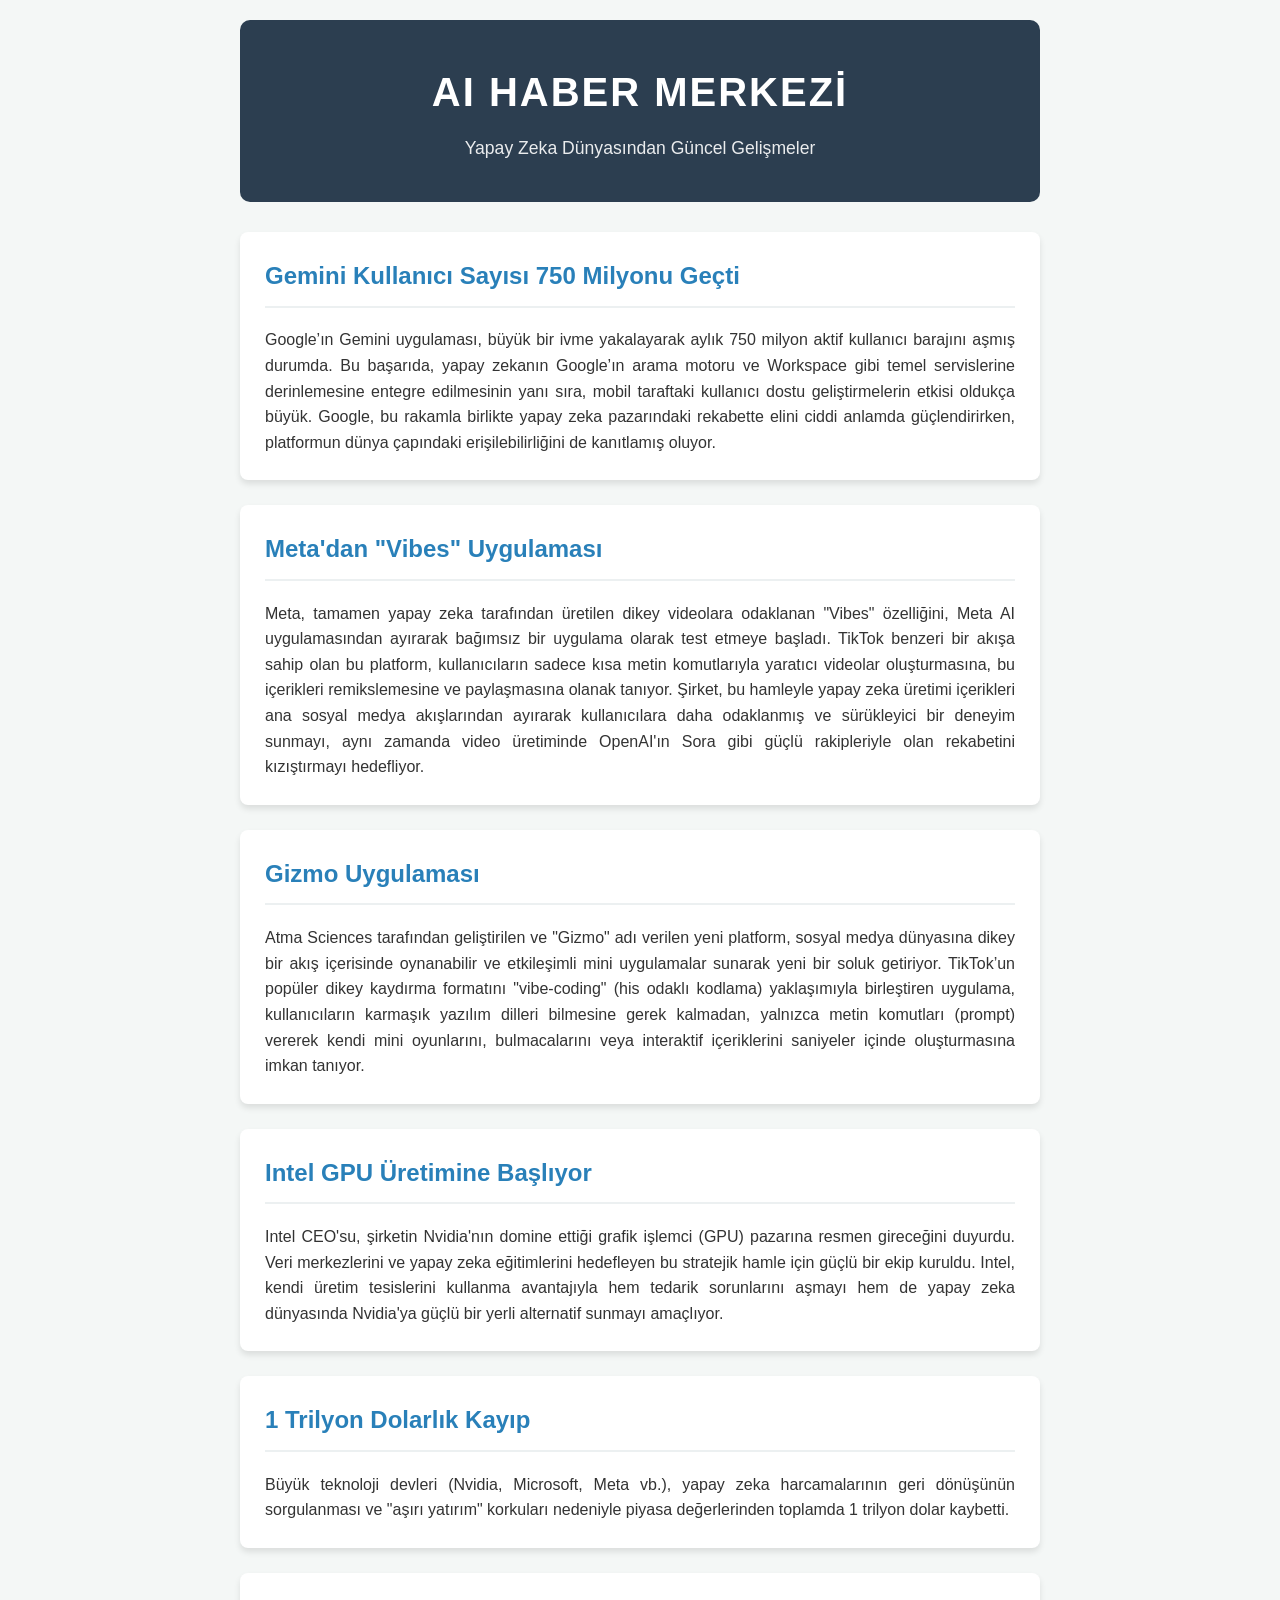
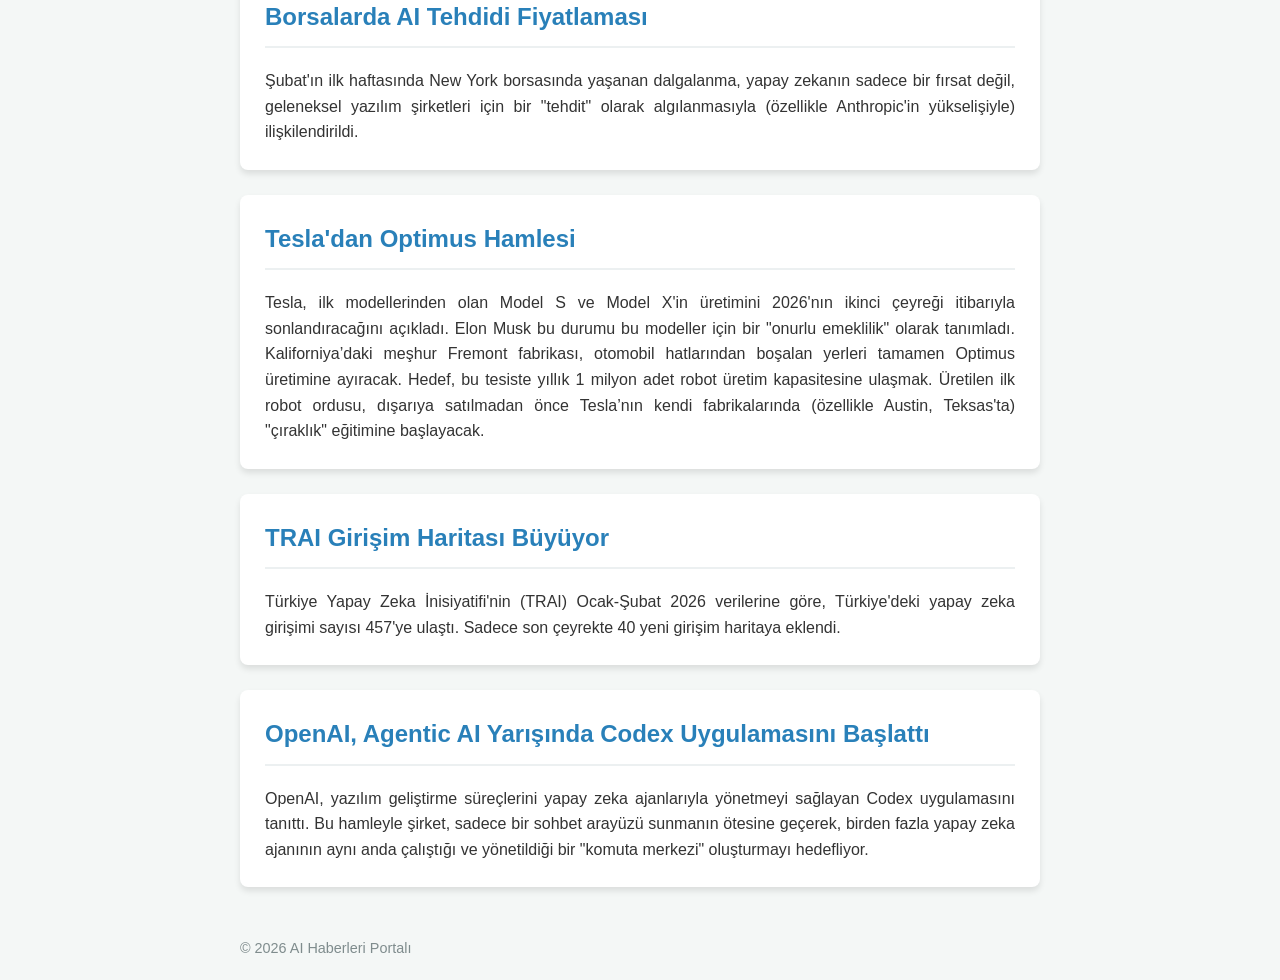
<file: index.html>
<!DOCTYPE html>
<html lang="tr">
<head>
    <meta charset="UTF-8">
    <meta name="viewport" content="width=device-width, initial-scale=1.0">
    <title>Yapay Zeka Haberleri</title>
    <style>
        body {
            font-family: 'Segoe UI', Tahoma, Geneva, Verdana, sans-serif;
            line-height: 1.6;
            color: #333;
            max-width: 800px;
            margin: 0 auto;
            padding: 20px;
            background-color: #f4f7f6;
        }
        header {
            text-align: center;
            padding: 40px 0;
            background: #2c3e50;
            color: white;
            border-radius: 10px;
            margin-bottom: 30px;
        }
        h1 {
            margin: 0;
            font-size: 2.5em;
            letter-spacing: 2px;
        }
        /* Alt başlığı ortalayan yeni kural */
        header p {
            text-align: center;
            margin-top: 10px;
            font-size: 1.1em;
            opacity: 0.9;
        }
        .news-container {
            display: flex;
            flex-direction: column;
            gap: 25px;
        }
        article {
            background: white;
            padding: 25px;
            border-radius: 8px;
            box-shadow: 0 4px 6px rgba(0,0,0,0.1);
            transition: transform 0.2s;
        }
        article:hover {
            transform: translateY(-5px);
        }
        h2 {
            color: #2980b9;
            margin-top: 0;
            border-bottom: 2px solid #ecf0f1;
            padding-bottom: 10px;
        }
        p {
            margin-bottom: 0;
            text-align: justify;
        }
        footer {
            text-align: center;
            margin-top: 50px;
            font-size: 0.9em;
            color: #7f8c8d;
        }
    </style>
</head>
<body>

<header>
    <h1>AI HABER MERKEZİ</h1>
    <p>Yapay Zeka Dünyasından Güncel Gelişmeler</p>
</header>

<div class="news-container">

    <article>
        <h2>Gemini Kullanıcı Sayısı 750 Milyonu Geçti</h2>
        <p>Google’ın Gemini uygulaması, büyük bir ivme yakalayarak aylık 750 milyon aktif kullanıcı barajını aşmış durumda. Bu başarıda, yapay zekanın Google’ın arama motoru ve Workspace gibi temel servislerine derinlemesine entegre edilmesinin yanı sıra, mobil taraftaki kullanıcı dostu geliştirmelerin etkisi oldukça büyük. Google, bu rakamla birlikte yapay zeka pazarındaki rekabette elini ciddi anlamda güçlendirirken, platformun dünya çapındaki erişilebilirliğini de kanıtlamış oluyor.</p>
    </article>

    <article>
        <h2>Meta'dan "Vibes" Uygulaması</h2>
        <p>Meta, tamamen yapay zeka tarafından üretilen dikey videolara odaklanan "Vibes" özelliğini, Meta AI uygulamasından ayırarak bağımsız bir uygulama olarak test etmeye başladı. TikTok benzeri bir akışa sahip olan bu platform, kullanıcıların sadece kısa metin komutlarıyla yaratıcı videolar oluşturmasına, bu içerikleri remikslemesine ve paylaşmasına olanak tanıyor. Şirket, bu hamleyle yapay zeka üretimi içerikleri ana sosyal medya akışlarından ayırarak kullanıcılara daha odaklanmış ve sürükleyici bir deneyim sunmayı, aynı zamanda video üretiminde OpenAI'ın Sora gibi güçlü rakipleriyle olan rekabetini kızıştırmayı hedefliyor.</p>
    </article>

    <article>
        <h2>Gizmo Uygulaması</h2>
        <p>Atma Sciences tarafından geliştirilen ve "Gizmo" adı verilen yeni platform, sosyal medya dünyasına dikey bir akış içerisinde oynanabilir ve etkileşimli mini uygulamalar sunarak yeni bir soluk getiriyor. TikTok’un popüler dikey kaydırma formatını "vibe-coding" (his odaklı kodlama) yaklaşımıyla birleştiren uygulama, kullanıcıların karmaşık yazılım dilleri bilmesine gerek kalmadan, yalnızca metin komutları (prompt) vererek kendi mini oyunlarını, bulmacalarını veya interaktif içeriklerini saniyeler içinde oluşturmasına imkan tanıyor.</p>
    </article>

    <article>
        <h2>Intel GPU Üretimine Başlıyor</h2>
        <p>Intel CEO'su, şirketin Nvidia'nın domine ettiği grafik işlemci (GPU) pazarına resmen gireceğini duyurdu. Veri merkezlerini ve yapay zeka eğitimlerini hedefleyen bu stratejik hamle için güçlü bir ekip kuruldu. Intel, kendi üretim tesislerini kullanma avantajıyla hem tedarik sorunlarını aşmayı hem de yapay zeka dünyasında Nvidia'ya güçlü bir yerli alternatif sunmayı amaçlıyor.</p>
    </article>

    <article>
        <h2>1 Trilyon Dolarlık Kayıp</h2>
        <p>Büyük teknoloji devleri (Nvidia, Microsoft, Meta vb.), yapay zeka harcamalarının geri dönüşünün sorgulanması ve "aşırı yatırım" korkuları nedeniyle piyasa değerlerinden toplamda 1 trilyon dolar kaybetti.</p>
    </article>

    <article>
        <h2>Borsalarda AI Tehdidi Fiyatlaması</h2>
        <p>Şubat'ın ilk haftasında New York borsasında yaşanan dalgalanma, yapay zekanın sadece bir fırsat değil, geleneksel yazılım şirketleri için bir "tehdit" olarak algılanmasıyla (özellikle Anthropic'in yükselişiyle) ilişkilendirildi.</p>
    </article>

    <article>
        <h2>Tesla'dan Optimus Hamlesi</h2>
        <p>Tesla, ilk modellerinden olan Model S ve Model X'in üretimini 2026'nın ikinci çeyreği itibarıyla sonlandıracağını açıkladı. Elon Musk bu durumu bu modeller için bir "onurlu emeklilik" olarak tanımladı. Kaliforniya’daki meşhur Fremont fabrikası, otomobil hatlarından boşalan yerleri tamamen Optimus üretimine ayıracak. Hedef, bu tesiste yıllık 1 milyon adet robot üretim kapasitesine ulaşmak. Üretilen ilk robot ordusu, dışarıya satılmadan önce Tesla’nın kendi fabrikalarında (özellikle Austin, Teksas'ta) "çıraklık" eğitimine başlayacak.</p>
    </article>

    <article>
        <h2>TRAI Girişim Haritası Büyüyor</h2>
        <p>Türkiye Yapay Zeka İnisiyatifi'nin (TRAI) Ocak-Şubat 2026 verilerine göre, Türkiye'deki yapay zeka girişimi sayısı 457'ye ulaştı. Sadece son çeyrekte 40 yeni girişim haritaya eklendi.</p>
    </article>

    <article>
        <h2>OpenAI, Agentic AI Yarışında Codex Uygulamasını Başlattı</h2>
        <p>OpenAI, yazılım geliştirme süreçlerini yapay zeka ajanlarıyla yönetmeyi sağlayan Codex uygulamasını tanıttı. Bu hamleyle şirket, sadece bir sohbet arayüzü sunmanın ötesine geçerek, birden fazla yapay zeka ajanının aynı anda çalıştığı ve yönetildiği bir "komuta merkezi" oluşturmayı hedefliyor.</p>
    </article>

</div>

<footer>
    <p>&copy; 2026 AI Haberleri Portalı</p>
</footer>

</body>
</html>
</file>
